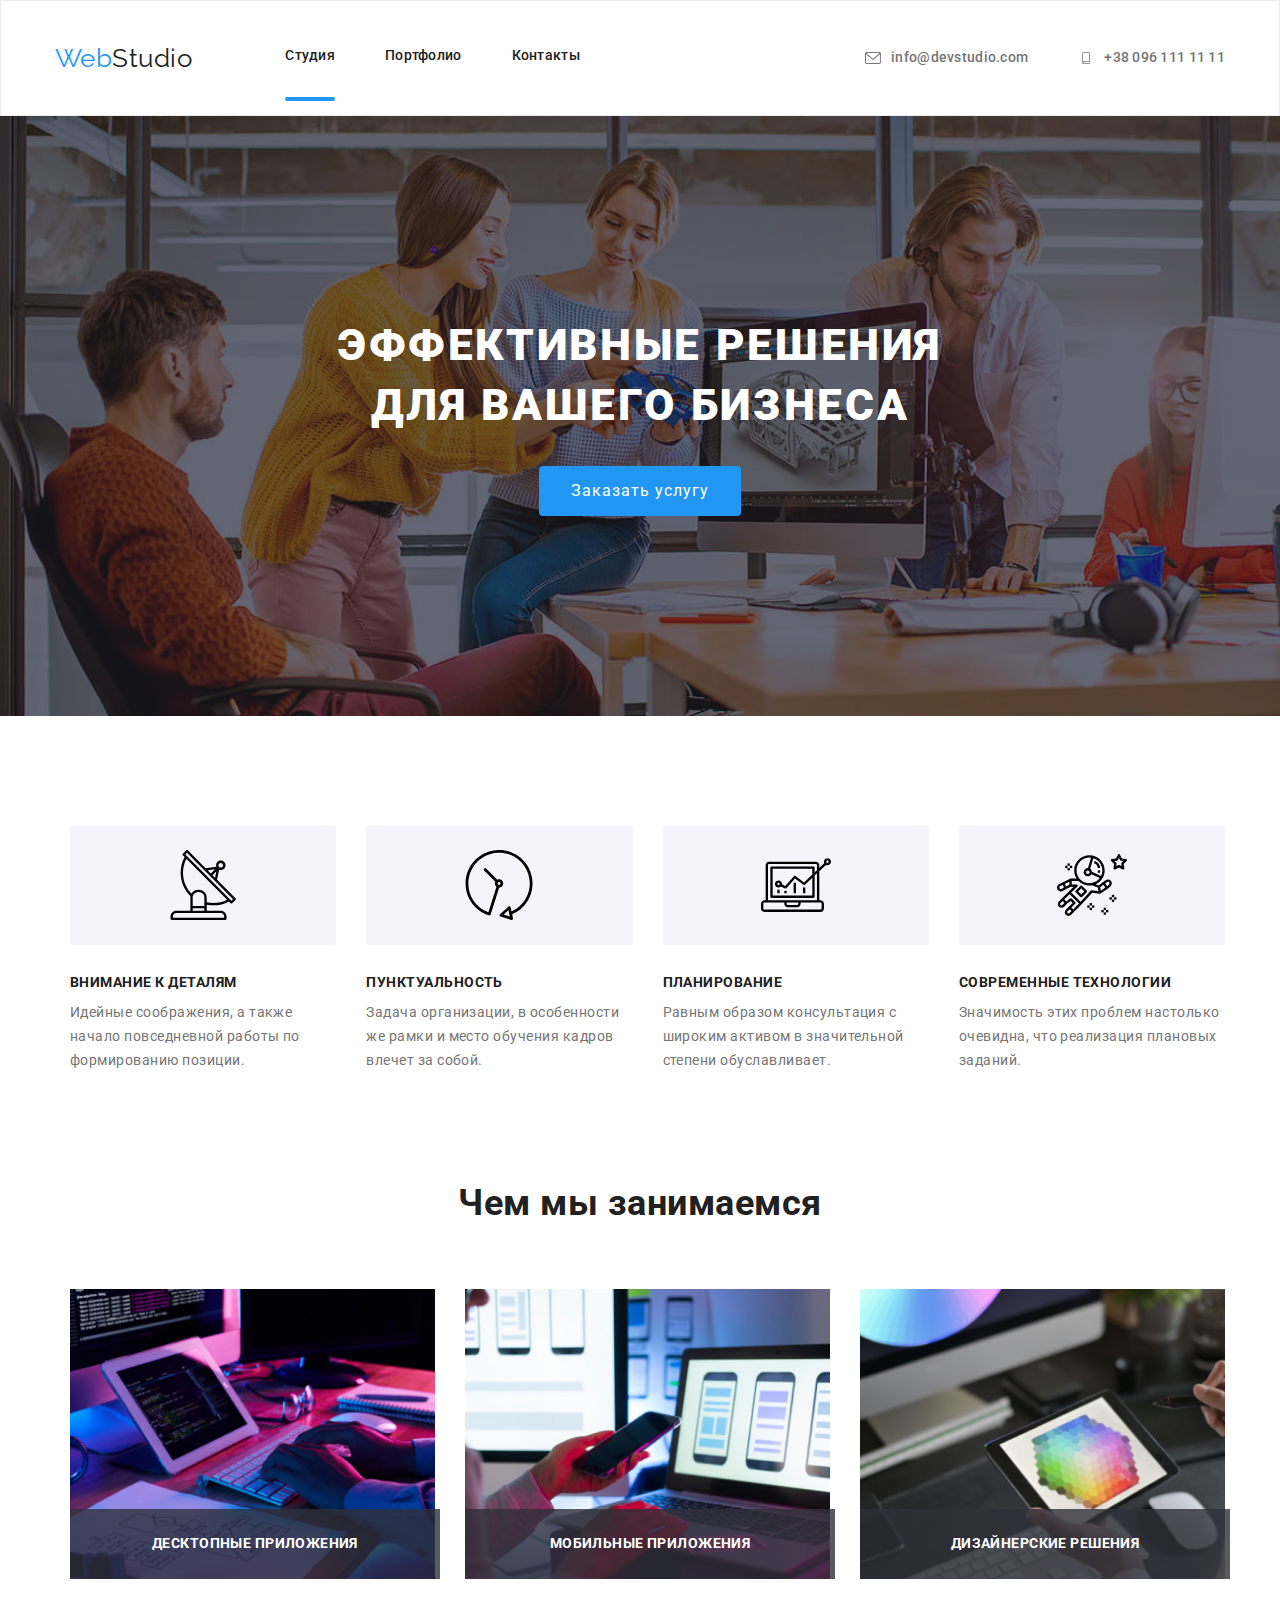
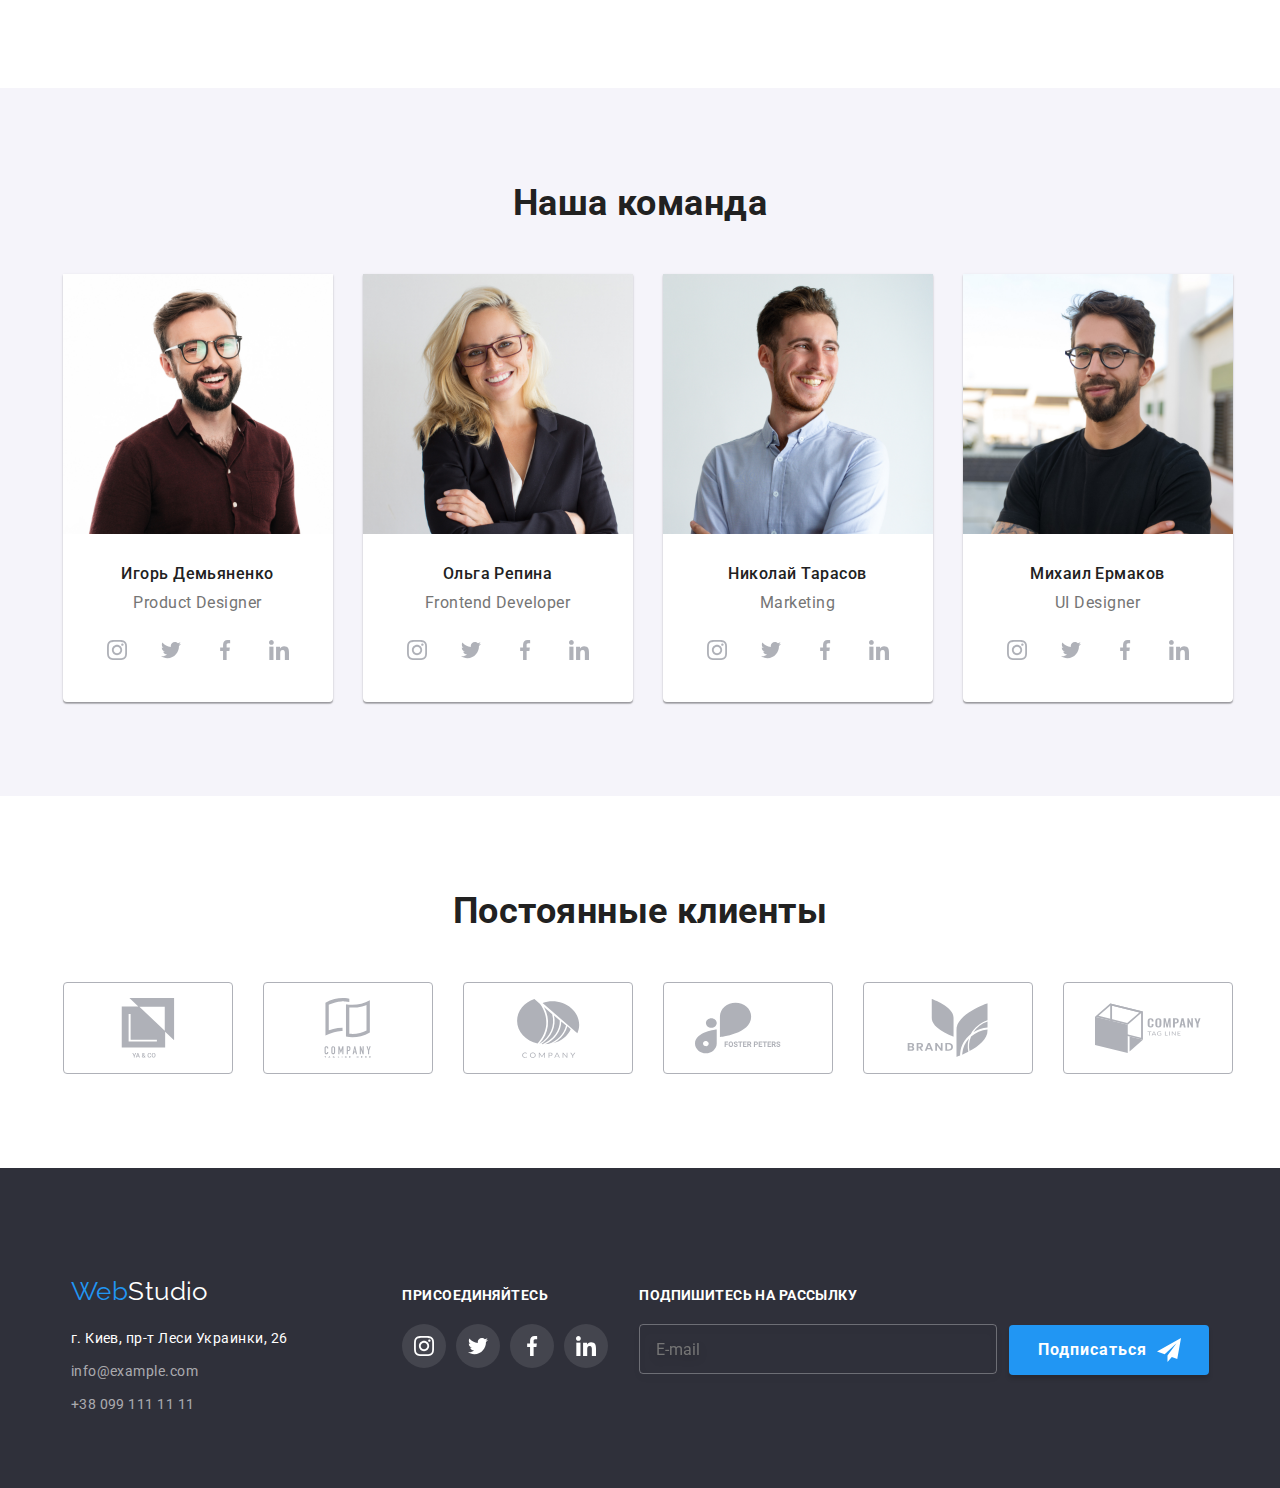
<file: index.html>
<!DOCTYPE html>
<html lang="en">
<head>
    <meta charset="UTF-8">
    <meta http-equiv="X-UA-Compatible" content="IE=edge">
    <meta name="viewport" content="width=device-width, initial-scale=1.0">
    <title>Document</title>
    <link rel="preconnect" href="https://fonts.googleapis.com">
    <link rel="preconnect" href="https://fonts.gstatic.com" crossorigin>
    <link href="https://fonts.googleapis.com/css2?family=Raleway:wght@700&family=Roboto:wght@400;500;700;900&display=swap"
        rel="stylesheet">
    <link rel="stylesheet"
    href="https://cdnjs.cloudflare.com/ajax/libs/modern-normalize/1.0.0/modern-normalize.min.css"/>
    <link rel="stylesheet" href="./css/main.min.css"/>
    </head>
<body>
 <!--Head-->  
    <header class="header">
     <div class="container header__container">
        <a href="" class="logo">Web<span class="accent">Studio</span></a>
      <div class="menu-container is-open" id="menu-container" data-menu>
          
            <nav>
             <ul class="nav">
                <li class="nav__item"><a href="" class="nav__link nav__link--current">Студия</a></li>
                <li class="nav__item"><a href="./portfolio.html" class="nav__link">Портфолио</a></li>
                <li class="nav__item"><a href="" class="nav__link">Контакты</a></li>
            </ul>
         </nav>  
            <ul class="address">
                <li class="address__item">
                    <a href="mailto:info@devstudio.com" class="address__link"><svg class="address__icon">
                        <use href="images/icons.svg#envelope"></use>
                    </svg>info@devstudio.com</a>
                </li>
                <li class="address__item">
                    <a href="tel:+380961111111" class="address__link"><svg class="address__icon">
                      <use href="images/icons.svg#smartphone"></use> 
                    </svg>+38 096 111 11 11</a>
                </li>
            </ul>
            
            <!-- <ul class="menu-cocial">
                <li class="menu-cocial__icon">Instagram</li>
                <li class="menu-cocial__icon">Twitter</li>
                <li class="menu-cocial__icon">Facebook</li>
                <li class="menu-cocial__icon">LinkedIn</li>
            </ul> -->
        </div>
        <button type="button" class="mobile-menu-button is-open" data-mobile-menu-button>
            <svg width="40" height="40" aria-label="
                                       Переключатель мобильного меню">
                <use class="icon-menu" href="./images/icons.svg#icon-menu_24px"></use>
                <use class="icon-cross" href="./images/icons.svg#icon-close_24px"></use>
            </svg>
        </button>
      </div>
    </header>
    <main>
       <!--Hero-->
        <section class="hero">
          <div class="container">
            <h1 class="hero__title">ЭФФЕКТИВНЫЕ РЕШЕНИЯ <br />ДЛЯ ВАШЕГО БИЗНЕСА</h1>
            <button data-modal-open type="button" class="hero__button" >Заказать услугу</button>  
          </div>
        </section>
<!-- Modal -->
        <div class="backdrop is-hidden" data-modal>
            <div class="modal">
              <button data-modal-close class="modal-close-button">
                  <svg class="modal-close-icon">
                      <use href="./images/icons.svg#close-black"></use>
                  </svg>
              </button>
            <b class="modal__headline">Оставьте свои данные, мы вам перезвоним</b>
            <form class="modal-form">
              <label class="modal-form__input-box">Имя
                  <input type="text" name="user-name" class="modal-form__input" required>
                <svg class="modal-form__input-icon">
                 <use href="./images/icons.svg#person-black"></use>            
                </svg>
              </label>
            <label class="modal-form__input-box">Телефон
                <input type="tel" name="user-phone-number" class="modal-form__input">
                <svg class="modal-form__input-icon">
                    <use href="./images/icons.svg#phone-black"></use>
                </svg>
            </label>
            <label class="modal-form__input-box">Почта
                <input type="email" name="user-mail" class="modal-form__input">
                <svg class="modal-form__input-icon">
                    <use href="./images/icons.svg#email-black"></use>
                </svg>
            </label>
            <label class="modal-form__textarea-box">Комментарий
                <textarea name="user-comment" class="modal-form__textarea-comment" placeholder="Введите текст"></textarea>
            </label>
            <label class="modal-form__condition-box">
                <input type="checkbox" class="modal-form__checkbox">
                <svg class="modal-form__condition-box-icon">
                    <use href="./images/icons.svg#check-icon"></use>
                </svg>
                Соглашаюсь с рассылкой и принимаю &nbsp;<a href="#" class="modal-form__condition-link">Условия договора</a> 
            </label>
            <button type="submit" class="form-submit-button">Отправить</button>
            </form>
            </div> 
        </div> 
        <!--Our rules-->
        <section class="section"> 
          <div class="container">
            <h2 class="section__title visually-hidden">Наши преимущества</h2>
            <ul class="section-list">
                <li class="section-list__item">
                    <div class="thumb">
                      <svg class="advantage-icon">
                          <use href="./images/icons.svg#antenna" ></use>
                      </svg>
                    </div>
                   <h3 class="section-list__title">Внимание к деталям</h3>
                <p class="section-list__text">Идейные соображения, а также начало повседневной работы по формированию позиции.</p> 
                </li>
                <li class="section-list__item">
                    <div class="thumb">
                        <svg class="advantage-icon">
                            <use href="./images/icons.svg#clock"></use>
                        </svg>
                    </div>
                 <h3 class="section-list__title">Пунктуальность</h3>
                <p class="section-list__text">Задача организации, в особенности же рамки и место обучения кадров влечет за собой.</p>   
                </li>
                <li class="section-list__item">
                    <div class="thumb">
                        <svg class="advantage-icon">
                            <use href="./images/icons.svg#diagram"></use>
                        </svg>
                    </div>
                  <h3 class="section-list__title">Планирование</h3>
                <p class="section-list__text">Равным образом консультация с широким активом в значительной степени обуславливает.</p>  
                </li>
                <li class="section-list__item">
                    <div class="thumb">
                        <svg class="advantage-icon">
                            <use href="./images/icons.svg#astronaut"></use>
                        </svg>
                    </div>
                  <h3 class="section-list__title">Современные технологии</h3>
                <p class="section-list__text">Значимость этих проблем настолько очевидна, что реализация плановых заданий.</p>   
                </li>
            </ul>
          </div> 
        </section>
        <!--What we do-->
        <section class="section work-section">
         <div class="container">
             <h2 class="section__title">Чем мы занимаемся</h2>
             <ul class="section-list">
                <li class="section-list__item"> 
                 <div class="section-list__box"> 
                    <img src="./images/imgwwd1.jpg"    alt="photo_what_we_do_1" width="370"/>
                  <div class="section-list__overlay">
                    <p class="section-list__overlay-text">ДЕСКТОПНЫЕ ПРИЛОЖЕНИЯ</p>
                  </div>
                 </div> 
                </li>
                <li class="section-list__item"> 
                  <div class="section-list__box">   
                     <img src="./images/imgwwd2.jpg" alt="photo_what_we_do_2" width="370" />
                  <div class="section-list__overlay">
                    <p class="section-list__overlay-text">МОБИЛЬНЫЕ ПРИЛОЖЕНИЯ</p>
                  </div>
                 </div> 
                </li> 
                <li class="section-list__item"> 
                 <div class="section-list__box"> 
                   <img src="./images/imgwwd3.jpg" alt="photo_what_we_do_3" width="370"/>
                  <div class="section-list__overlay">
                    <p class="section-list__overlay-text">ДИЗАЙНЕРСКИЕ РЕШЕНИЯ</p>
                  </div>
                 </div> 
                </li>
             </ul>
         </div>
        </section>
        <!--Our Team-->
    <section class="section team-section">
      <div class="container">
            <h2 class="section__title">Наша команда</h2>
            <ul class="team">
             <li class="team__item">
                 <img src="./images/igordemyanenko.jpg" alt="Igor Demyanenko" width="270" />    
                                  
              <div class="team__thumb">
                 <h3 class="team__title">Игорь Демьяненко</h3>
                 <p class="team__text">Product Designer</p> 
                 <ul class="team-social">
                     <li class="team-social__item"
                ><a href="#" class="team-social__link">
                         <svg class="team-social__icon">
                             <use href="images/icons.svg#instagram"></use>
                         </svg>
                         </a>
                     </li>
                    <li class="team-social__item"><a href="#" class="team-social__link">
                        <svg class="team-social__icon">
                            <use href="images/icons.svg#twitter"></use>
                        </svg>
                    </a></li>
                    <li class="team-social__item"><a href="#" class="team-social__link">
                            <svg class="team-social__icon">
                                <use href="images/icons.svg#facebook"></use>
                            </svg>
                        </a></li>
                    <li class="team-social__item"><a href="#" class="team-social__link">
                            <svg class="team-social__icon">
                                <use href="images/icons.svg#linkedin"></use>
                            </svg>
                        </a></li>
                 </ul>
              </div>
             </li>
                <li class="team__item">
                    <img src="./images/olgarepina.jpg" alt="Olga Repina" width="270" />
                  <div class="team__thumb">
                     <h3 class="team__title">Ольга Репина</h3>
                     <p class="team__text">Frontend Developer</p>
                    <ul class="team-social">
                      <li class="team-social__item"><a href="#" class="team-social__link">
                            <svg class="team-social__icon">
                                <use href="images/icons.svg#instagram"></use>
                            </svg>
                        </a>
                       </li>
                       <li class="team-social__item"><a href="#" class="team-social__link">
                            <svg class="team-social__icon">
                                <use href="images/icons.svg#twitter"></use>
                            </svg>
                        </a></li>
                       <li class="team-social__item"><a href="#" class="team-social__link">
                            <svg class="team-social__icon">
                                <use href="images/icons.svg#facebook"></use>
                            </svg>
                        </a></li>
                       <li class="team-social__item"><a href="#" class="team-social__link">
                            <svg class="team-social__icon">
                                <use href="images/icons.svg#linkedin"></use>
                            </svg>
                        </a></li>
                    </ul>
                  </div>
                </li>
                <li class="team__item">
                    <img src="./images/nikolaytarasov.jpg" alt="Nikolay Tarasov" width="270" />
                    <div class="team__thumb">
                       <h3 class="team__title">Николай Тарасов</h3>
                       <p class="team__text">Marketing</p>
                     <ul class="team-social">
                        <li class="team-social__item"><a href="#" class="team-social__link">
                                <svg class="team-social__icon">
                                    <use href="images/icons.svg#instagram"></use>
                                </svg>
                            </a>
                        </li>
                        <li class="team-social__item"><a href="#" class="team-social__link">
                                <svg class="team-social__icon">
                                    <use href="images/icons.svg#twitter"></use>
                                </svg>
                            </a></li>
                        <li class="team-social__item"><a href="#" class="team-social__link">
                                <svg class="team-social__icon">
                                    <use href="images/icons.svg#facebook"></use>
                                </svg>
                            </a></li>
                        <li class="team-social__item"><a href="#" class="team-social__link">
                                <svg class="team-social__icon">
                                    <use href="images/icons.svg#linkedin"></use>
                                </svg>
                            </a></li>
                     </ul> 
                    </div>
                </li>
                <li class="team__item">
                    <img src="./images/mikhailermakov.jpg" alt="Mikhail Ermakov" width="270" />
                    <div class="team__thumb">
                       <h3 class="team__title">Михаил Ермаков</h3>
                       <p class="team__text">UI Designer</p>
                       <ul class="team-social">
                        <li class="team-social__item"><a href="#" class="team-social__link">
                                <svg class="team-social__icon">
                                    <use href="images/icons.svg#instagram"></use>
                                </svg>
                            </a>
                        </li>
                        <li class="team-social__item"><a href="#" class="team-social__link">
                                <svg class="team-social__icon">
                                    <use href="images/icons.svg#twitter"></use>
                                </svg>
                            </a></li>
                        <li class="team-social__item"><a href="#" class="team-social__link">
                                <svg class="team-social__icon">
                                    <use href="images/icons.svg#facebook"></use>
                                </svg>
                            </a></li>
                        <li class="team-social__item"><a href="#" class="team-social__link">
                                <svg class="team-social__icon">
                                    <use href="images/icons.svg#linkedin"></use>
                                </svg>
                            </a></li>
                       </ul> 
                    </div>
                   
                </li>
            </ul>
        </div>
    </section>
    <!-- Section Our Customers -->
    <section class="section">
        <div class="container">
           <h2 class="section__title">Постоянные клиенты</h2>
           <ul class="customers">
            <li class="customers__item"><a href="#" class="customers__link">
                <svg  class="customers__icon">
                    <use href="./images/icons.svg#group1"></use>
                </svg>
            </a></li>
            <li class="customers__item"><a href="#" class="customers__link">
                    <svg class="customers__icon">
                        <use href="images/icons.svg#group2"></use>
                    </svg>
                </a></li>
            <li class="customers__item"><a href="#" class="customers__link">
                    <svg class="customers__icon">
                        <use href="images/icons.svg#group3"></use>
                    </svg>
                </a></li>
            <li class="customers__item"><a href="#" class="customers__link">
                    <svg class="customers__icon">
                        <use href="images/icons.svg#group4"></use>
                    </svg>
                </a></li>
            <li class="customers__item"><a href="#" class="customers__link">
                    <svg class="customers__icon">
                        <use href="images/icons.svg#group5"></use>
                    </svg>
                </a></li>
            <li class="customers__item"><a href="#" class="customers__link">
                    <svg class="customers__icon">
                        <use href="images/icons.svg#group6"></use>
                    </svg>
                </a></li>
          </ul>
        </div>
    </section>
    </main>
    <!--Footer-->
    <footer class="footer">
        <div class="container footer-container">
            <div>
                <a href="" class="logo">Web<span class="accent-footer">Studio</span></a>
                <address>
                    <ul class="footer-address">
                        <li class="footer-address__item"><a href="https://goo.gl/maps/4yWJMLV7rgnv7qpB7"
                                class="footer-address__link footer-address__link_color"> г. Киев, пр-т Леси Украинки, 26</a>
                        </li>
                        <li class="footer-address__item"><a href="mailto:info@example.com"
                                class="footer-address__link">info@example.com</a></li>
                        <li class="footer-address__item"><a href="tel:+380991111111" class="footer-address__link">+38 099
                                111 11
                                11</a> </li>
                    </ul>
                </address>
            </div>
            <div class="footbox">
                <p class="footbox__text">ПРИСОЕДИНЯЙТЕСЬ</p>
                <ul class="footer-social">
                    <li class="footer-social__item"><a href="#" class="footer-social__link">
                            <svg class="footer-social__icon">
                                <use href="images/icons.svg#instagram"></use>
                            </svg>
                        </a>
                    </li>
                    <li class="footer-social__item"><a href="#" class="footer-social__link">
                            <svg class="footer-social__icon">
                                <use href="images/icons.svg#twitter"></use>
                            </svg>
                        </a></li>
                    <li class="footer-social__item"><a href="#" class="footer-social__link">
                            <svg class="footer-social__icon">
                                <use href="images/icons.svg#facebook"></use>
                            </svg>
                        </a></li>
                    <li class="footer-social__item"><a href="#" class="footer-social__link">
                            <svg class="footer-social__icon">
                                <use href="images/icons.svg#linkedin"></use>
                            </svg>
                        </a></li>
                </ul>
            </div>
            <div class="subscribe">
                <h4 class="subscribe__headline">Подпишитесь на рассылку</h4>
                <form class="subscribe-form">
                    <input type="email" name="subscribe-mail" class="subscribe-form__input" placeholder="E-mail">
                    <button type="submit" class="subscribe-button">Подписаться
                        <svg class="subscribe-button-icon">
                            <use href="./images/icons.svg#icon-send"></use>
                        </svg>
                    </button>
                </form>
            </div>
        </div>
    </footer>
    <script src="./js/modal.js"></script>
    <script src="./js/mobile-menu.js"></script>
    </body>
</html>
</file>
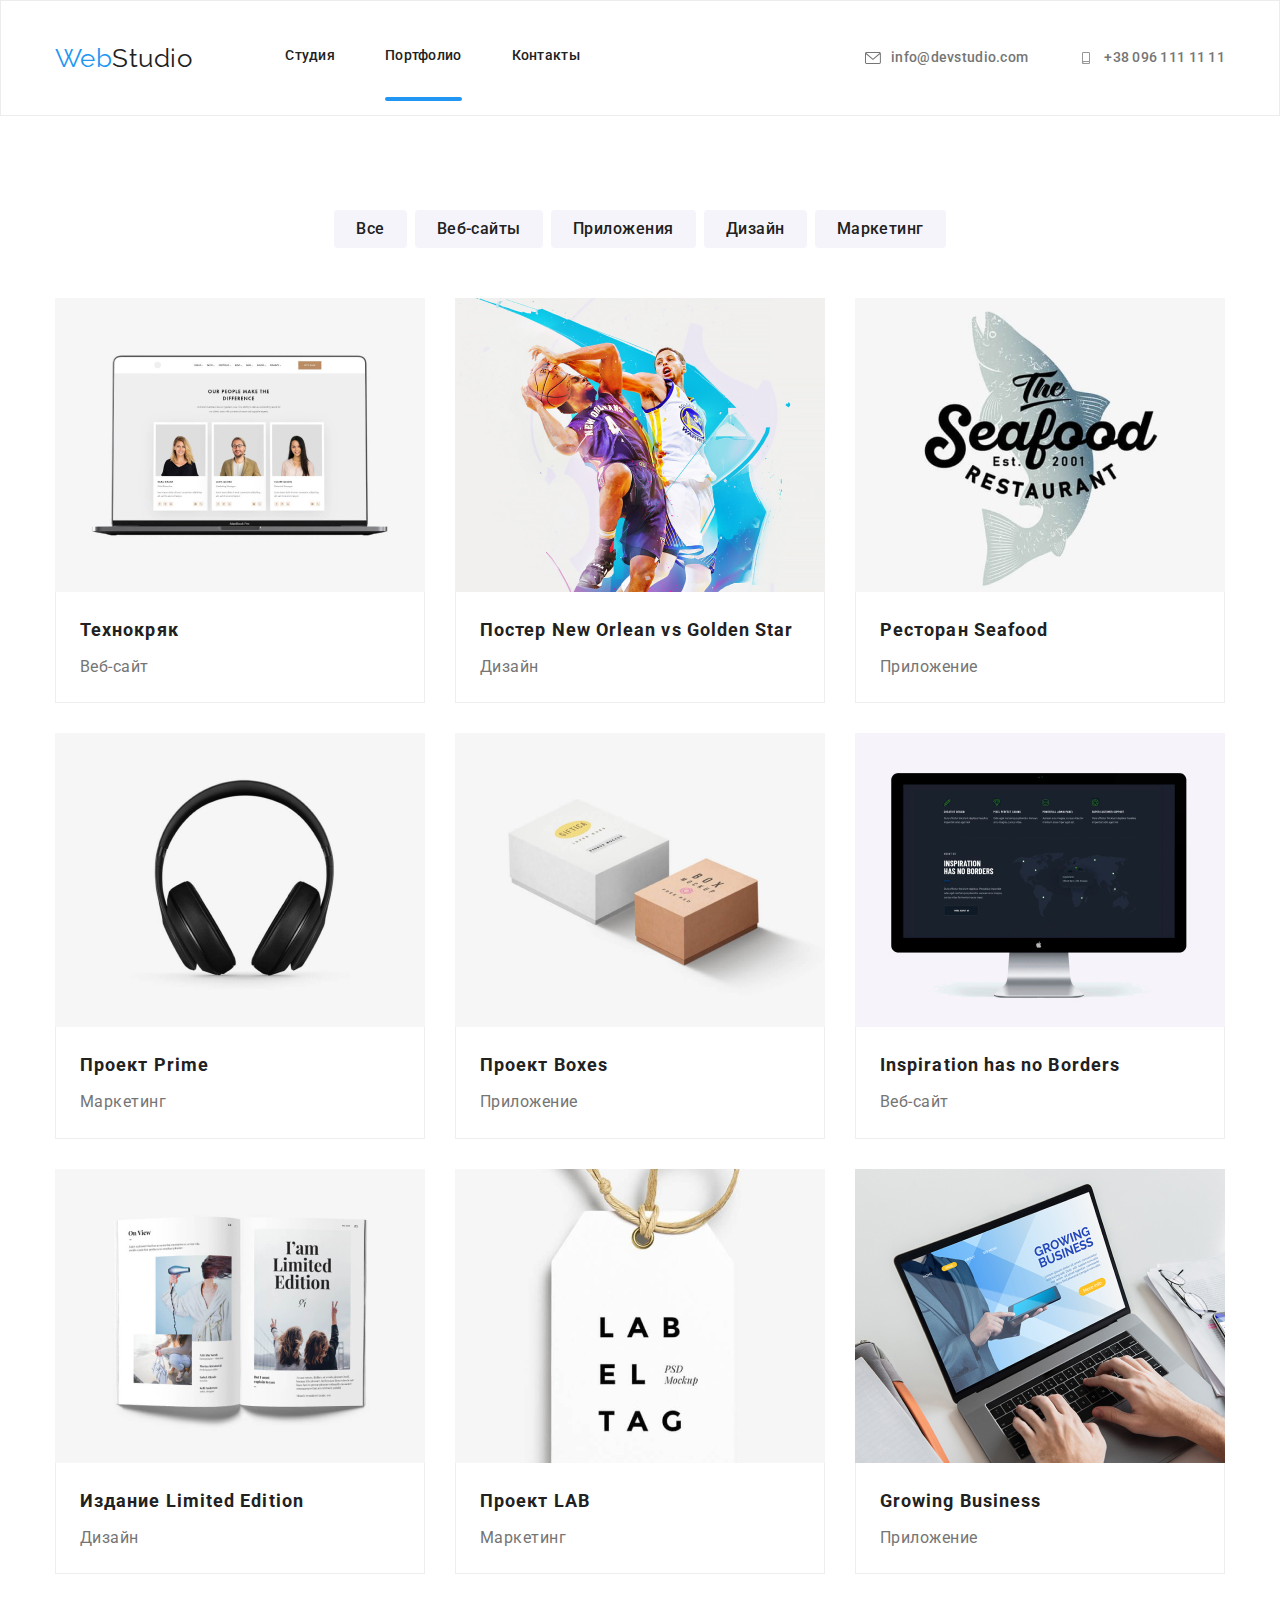
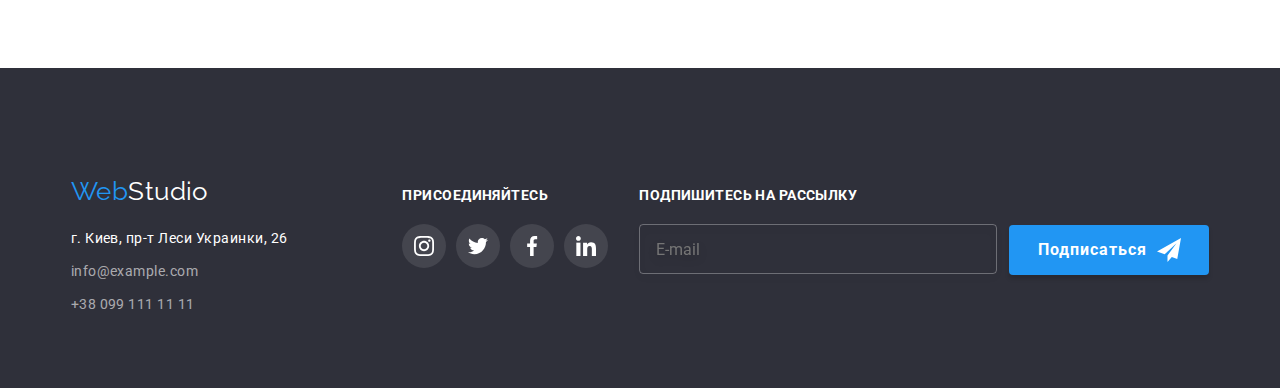
<file: portfolio.html>
<!DOCTYPE html>
<html lang="en">
<head>
    <meta charset="UTF-8">
    <meta http-equiv="X-UA-Compatible" content="IE=edge">
    <meta name="viewport" content="width=device-width, initial-scale=1.0">
    <title>Document</title>
    <link rel="preconnect" href="https://fonts.googleapis.com">
    <link rel="preconnect" href="https://fonts.gstatic.com" crossorigin>
    <link href="https://fonts.googleapis.com/css2?family=Raleway:wght@700&family=Roboto:wght@400;500;700;900&display=swap"
        rel="stylesheet">
    <link rel="stylesheet" href="https://cdnjs.cloudflare.com/ajax/libs/modern-normalize/1.0.0/modern-normalize.min.css" />
    <link rel="stylesheet" href="./css/main.min.css"/>
</head>
<body>
    <!--Head-->
    <header class="header">
        <div class="container header__container">
            <a href="" class="logo">Web<span class="accent">Studio</span></a>
            <div class="menu-container is-open" id="menu-container" data-menu>
    
                <nav>
                    <ul class="nav">
                        <li class="nav__item"><a href="./index.html" class="nav__link">Студия</a></li>
                        <li class="nav__item"><a href="" class="nav__link nav__link--current">Портфолио</a></li>
                        <li class="nav__item"><a href="" class="nav__link">Контакты</a></li>
                    </ul>
                </nav>
                <ul class="address">
                    <li class="address__item">
                        <a href="mailto:info@devstudio.com" class="address__link"><svg class="address__icon">
                                <use href="images/icons.svg#envelope"></use>
                            </svg>info@devstudio.com</a>
                    </li>
                    <li class="address__item">
                        <a href="tel:+380961111111" class="address__link"><svg class="address__icon">
                                <use href="images/icons.svg#smartphone"></use>
                            </svg>+38 096 111 11 11</a>
                    </li>
                </ul>
    
                <!-- <ul class="menu-cocial">
                    <li class="menu-cocial__icon">Instagram</li>
                    <li class="menu-cocial__icon">Twitter</li>
                    <li class="menu-cocial__icon">Facebook</li>
                    <li class="menu-cocial__icon">LinkedIn</li>
                </ul> -->
            </div>
            <button type="button" class="mobile-menu-button is-open" data-mobile-menu-button>
                <svg width="40" height="40" aria-label="
                                           Переключатель мобильного меню">
                    <use class="icon-menu" href="./images/icons.svg#icon-menu_24px"></use>
                    <use class="icon-cross" href="./images/icons.svg#icon-close_24px"></use>
                </svg>
            </button>
        </div>
    </header>
    <main>
        <!--Main-->
        <!-- Section Filters -->
        <section class="section">
            
           <!-- Filters Gallery -->
     <div class="container">
         <h1 class="filter__title visually-hidden">Наши проэкты</h1>
         <ul class="filter">
              <li class="filter__item"><button type="button" class="filter__button">Все</button></li>
              <li class="filter__item"><button type="button" class="filter__button">Веб-сайты</button></li>
              <li class="filter__item"><button type="button" class="filter__button">Приложения</button></li>
              <li class="filter__item"><button type="button" class="filter__button">Дизайн</button></li>
              <li class="filter__item"><button type="button" class="filter__button">Маркетинг</button></li>
            </ul>
       
       <ul class="gallery">
         <li class="gallery__item">
              
                 <a href="#" class="gallery__link">
                  <div class="gallery__overlay">
                     <img src="./images/технокряк.jpg" alt="Our People Make The Difference" width="370">
                    <p class="gallery__overlay-text">
                    Технокряк это современная площадка распространения коронавируса. Компании используют эту платформу для цифрового
                    шпионажа и атак на защищённые сервера конкурентов.
                     </p> 
                  </div>
            <div class="gallery__thumb">
             <h2 class="gallery__title">Технокряк</h2>
             <p class="gallery__text">Веб-сайт</p>
            </div></a>
         </li>
        <li class="gallery__item">
           <a href="#" class="gallery__link">
            <div class="gallery__overlay">   
               <img src="./images/basketball.jpg" alt="Basketball poster New Orlean vs Golden Star" width="370"> 
               <p class="gallery__overlay-text">Lorem ipsum dolor sit amet consectetur adipisicing elit. Saepe, ullam?</p>
            </div>
           <div class="gallery__thumb">
               <h2 class="gallery__title">Постер New Orlean vs Golden Star</h2>
               <p class="gallery__text">Дизайн</p>
          </div></a>
        </li>
        <li class="gallery__item">
            <a href="#" class="gallery__link">
             <div class="gallery__overlay">   <img src="./images/seafood.jpg" alt="Лого  ресторана Seafood" width="370">
             <p class="gallery__overlay-text">Lorem ipsum dolor sit amet consectetur adipisicing elit. Nam, eveniet?</p>
            </div>
           <div class="gallery__thumb">
               <h2 class="gallery__title">Ресторан Seafood</h2>
               <p class="gallery__text">Приложение</p> 
           </div></a>
        </li>
        <li class="gallery__item">
           <a href="#" class="gallery__link">
             <div class="gallery__overlay">
                <img src="./images/phones.jpg" alt="Phones" width="370">
              <p class="gallery__overlay-text">Lorem ipsum dolor sit, amet consectetur adipisicing elit. Iure, dolorem!</p>
            </div>
           <div class="gallery__thumb">
               <h2 class="gallery__title">Проект Prime</h2>
               <p class="gallery__text">Маркетинг</p>
           </div></a>
        </li>
        <li class="gallery__item">
           <a href="#" class="gallery__link">
             <div class="gallery__overlay"><img src="./images/boxes.jpg" alt="Two Boxes" width="370">
              <p class="gallery__overlay-text">Lorem ipsum dolor sit amet consectetur adipisicing elit. Voluptates, sed?</p>
            </div> 
           <div class="gallery__thumb">
               <h2 class="gallery__title">Проект Boxes</h3>
               <p class="gallery__text">Приложение</p>
           </div></a>
        </li>
        <li class="gallery__item">
          <a href="#" class="gallery__link">
            <div class="gallery__overlay"> 
                <img src="./images/monitor.jpg" alt="Display" width="370">
             <p class="gallery__overlay-text">Lorem ipsum dolor sit amet consectetur adipisicing elit. Omnis, quam.</p>
            </div>
          <div class="gallery__thumb">
              <h2 class="gallery__title">Inspiration has no Borders</h2>
              <p class="gallery__text">Веб-сайт</p>
         </div></a>
        </li>
        <li class="gallery__item">
           <a href="#" class="gallery__link">
              <div class="gallery__overlay">
                  <img src="./images/booklimited.jpg" alt="book Limited Edition" width="370">
              <p class="gallery__overlay-text">Lorem ipsum dolor sit amet consectetur, adipisicing elit. Asperiores, veritatis.</p>
            </div>
           <div class="gallery__thumb">
               <h2 class="gallery__title">Издание Limited Edition</h2>
               <p class="gallery__text">Дизайн</p>
           </div></a>
        </li>
        <li class="gallery__item">
          <a href="#" class="gallery__link">
             <div class="gallery__overlay"> 
                 <img src="./images/labelbag.jpg" alt="Label" width="370">
                 <p class="gallery__overlay-text">Lorem ipsum dolor sit amet consectetur, adipisicing elit. Unde, rerum.</p>
            </div>
          <div class="gallery__thumb">
            <h2 class="gallery__title">Проект LAB</h2>
            <p class="gallery__text">Маркетинг</p>  
          </div> </a>
        </li>
        <li class="gallery__item">
          <a href="#" class="gallery__link">
             <div class="gallery__overlay"> 
             <img src="./images/notebook.jpg" alt="Notebook" width="370">
             <p class="gallery__overlay-text">Lorem, ipsum dolor sit amet consectetur adipisicing elit. Dolorem, hic!</p>
            </div>
          <div class="gallery__thumb">
             <h2 class="gallery__title">Growing Business</h3>
             <p class="gallery__text">Приложение</p> 
          </div> </a>
        </li>    
       </ul>
     </div>   
    </section>
    </main>
    <!-- Footer -->
    <footer class="footer">
        <div class="container footer-container">
            <div>
                <a href="" class="logo">Web<span class="accent-footer">Studio</span></a>
                <address>
                    <ul class="footer-address">
                        <li class="footer-address__item"><a href="https://goo.gl/maps/4yWJMLV7rgnv7qpB7"
                                class="footer-address__link footer-address__link_color"> г. Киев, пр-т Леси Украинки, 26</a> </li>
                        <li class="footer-address__item"><a href="mailto:info@example.com"
                                class="footer-address__link">info@example.com</a></li>
                        <li class="footer-address__item"><a href="tel:+380991111111" class="footer-address__link">+38 099 111 11
                                11</a> </li>
                    </ul>
                </address>
            </div>
        <div class="footbox">
            <p class="footbox__text">ПРИСОЕДИНЯЙТЕСЬ</p>
            <ul class="footer-social">
                <li class="footer-social__item"><a href="#" class="footer-social__link">
                        <svg class="footer-social__icon">
                            <use href="images/icons.svg#instagram"></use>
                        </svg>
                    </a>
                </li>
                <li class="footer-social__item"><a href="#" class="footer-social__link">
                        <svg class="footer-social__icon">
                            <use href="images/icons.svg#twitter"></use>
                        </svg>
                    </a></li>
                <li class="footer-social__item"><a href="#" class="footer-social__link">
                        <svg class="footer-social__icon">
                            <use href="images/icons.svg#facebook"></use>
                        </svg>
                    </a></li>
                <li class="footer-social__item"><a href="#" class="footer-social__link">
                        <svg class="footer-social__icon">
                            <use href="images/icons.svg#linkedin"></use>
                        </svg>
                    </a></li>
            </ul>
        </div>
            <div class="subscribe">
                <h4 class="subscribe__headline">Подпишитесь на рассылку</h4>
                <form class="subscribe-form">
                    <input type="email" name="subscribe-mail" class="subscribe-form__input" placeholder="E-mail">
                    <button type="submit" class="subscribe-button">Подписаться
                        <svg class="subscribe-button-icon">
                            <use href="./images/icons.svg#icon-send"></use>
                        </svg>
                    </button>
                </form>
            </div>
        </div>
    </footer>
</body>
</html>
</file>
<file: css/main.min.css>
:root{--primary-text-color: #757575;--secondary-text-color: #ffffff;--text-title-color: #212121;--accent-color: #2196f3;--secondary-accent-color: #f5f4fa}body{color:var(--primary-text-color);font-family:Roboto, sans-serif;letter-spacing:0.03em}h1,h2,h3,h4,p,span{margin:0;padding:0}ul{list-style:none;margin:0;padding:0}.container{margin:0 auto;padding-left:15px;padding-right:15px}@media (min-width: 480px){.container{width:480px}}@media screen and (min-width: 768px){.container{width:768px}}@media screen and (min-width: 1199px){.container{width:1200px}}.header{position:relative;border:1px solid #ececec}.header__container{display:-webkit-box;display:-webkit-flex;display:-ms-flexbox;display:flex;-webkit-box-align:center;-webkit-align-items:center;-ms-flex-align:center;align-items:center;margin-right:auto;margin-left:auto;padding:15px}@media screen and (max-width: 767px){.header__container{-webkit-box-pack:justify;-webkit-justify-content:space-between;-ms-flex-pack:justify;justify-content:space-between}}.menu-container{-webkit-box-align:center;-webkit-align-items:center;-ms-flex-align:center;align-items:center;background-color:#fff}@media screen and (max-width: 767px){.menu-container.is-open{display:block}}@media screen and (max-width: 767px){.menu-container{display:none;position:absolute;top:100%;left:0;width:100%}}@media screen and (min-width: 768px){.menu-container{display:-webkit-box;display:-webkit-flex;display:-ms-flexbox;display:flex;width:100%;-webkit-box-pack:justify;-webkit-justify-content:space-between;-ms-flex-pack:justify;justify-content:space-between}}@media screen and (min-width: 1199px){.menu-container{width:100%;-webkit-box-pack:justify;-webkit-justify-content:space-between;-ms-flex-pack:justify;justify-content:space-between}}.mobile-menu-button{margin:0;padding:0;display:inline-block;border:none;background-color:transparent}@media screen and (min-width: 768px){.mobile-menu-button{display:none}}.mobile-menu-button .icon-cross{display:none}.mobile-menu-button.is-open .icon-cross{display:block}.mobile-menu-button.is-open .icon-menu{display:none}.logo{font-family:Raleway;font-weight:400;font-size:26px;line-height:1.19;color:var(--accent-color);text-decoration:none}@media screen and (min-width: 768px){.logo{margin-right:88px}}@media screen and (min-width: 1199px){.logo{margin-right:93px;-webkit-box-align:baseline;-webkit-align-items:baseline;-ms-flex-align:baseline;align-items:baseline}}.accent{color:var(--text-title-color)}.nav{display:-webkit-box;display:-webkit-flex;display:-ms-flexbox;display:flex;-webkit-box-orient:vertical;-webkit-box-direction:normal;-webkit-flex-direction:column;-ms-flex-direction:column;flex-direction:column;-webkit-box-pack:center;-webkit-justify-content:center;-ms-flex-pack:center;justify-content:center}@media screen and (min-width: 768px){.nav{display:-webkit-box;display:-webkit-flex;display:-ms-flexbox;display:flex;-webkit-box-orient:horizontal;-webkit-box-direction:normal;-webkit-flex-direction:row;-ms-flex-direction:row;flex-direction:row}}.nav__item{margin-right:50px}.nav__item:last-child{margin-right:0}@media screen and (min-width: 768px){.nav__link--current::after{content:"";position:relative;display:block;top:33px;bottom:auto;width:100%;height:4px;background-color:#2196f3;-webkit-border-radius:4px;border-radius:4px}}.nav__link{display:block;padding:32px 0;font-weight:500;font-size:14px;line-height:1.14;letter-spacing:0.02em;color:#212121;text-decoration:none;-webkit-transition:color 250ms cubic-bezier(0.4, 0, 0.2, 1);-o-transition:color 250ms cubic-bezier(0.4, 0, 0.2, 1);transition:color 250ms cubic-bezier(0.4, 0, 0.2, 1)}.nav__link:hover,.nav__link:focus{color:var(--accent-color)}.address{display:-webkit-box;display:-webkit-flex;display:-ms-flexbox;display:flex;margin-left:auto}@media screen and (min-width: 768px) and (max-width: 1198px){.address{display:-webkit-box;display:-webkit-flex;display:-ms-flexbox;display:flex;-webkit-box-orient:vertical;-webkit-box-direction:normal;-webkit-flex-direction:column;-ms-flex-direction:column;flex-direction:column}}.address .address__item+.address__item{margin-left:50px}@media screen and (min-width: 768px) and (max-width: 1198px){.address .address__item+.address__item{margin-left:0}}.address__link{display:-webkit-box;display:-webkit-flex;display:-ms-flexbox;display:flex;-webkit-box-align:center;-webkit-align-items:center;-ms-flex-align:center;align-items:center;font-weight:500;font-size:14px;line-height:1.14;letter-spacing:0.02em;padding:32px 0;text-decoration:none;color:var(--primary-text-color);-webkit-transition:color 250ms cubic-bezier(0.4, 0, 0.2, 1);-o-transition:color 250ms cubic-bezier(0.4, 0, 0.2, 1);transition:color 250ms cubic-bezier(0.4, 0, 0.2, 1)}.address__link:hover,.address__link:focus{color:var(--accent-color)}@media screen and (min-width: 768px) and (max-width: 1198px){.address__link{padding:5px 0}}.address__icon{width:16px;height:12px;margin-right:10px;fill:var(--primary-text-color);-webkit-transition:fill 250ms cubic-bezier(0.4, 0, 0.2, 1);-o-transition:fill 250ms cubic-bezier(0.4, 0, 0.2, 1);transition:fill 250ms cubic-bezier(0.4, 0, 0.2, 1)}.address__link:hover .address__icon,.address__link:focus .address__icon{fill:var(--accent-color)}.hero{background-image:-webkit-gradient(linear, left top, left bottom, from(rgba(47,48,58,0.4)), to(rgba(47,48,58,0.4))),url(../images/herobkg.jpg);background-image:-webkit-linear-gradient(rgba(47,48,58,0.4), rgba(47,48,58,0.4)),url(../images/herobkg.jpg);background-image:-o-linear-gradient(rgba(47,48,58,0.4), rgba(47,48,58,0.4)),url(../images/herobkg.jpg);background-image:linear-gradient(rgba(47,48,58,0.4), rgba(47,48,58,0.4)),url(../images/herobkg.jpg);background-repeat:no-repeat;-webkit-background-size:cover;background-size:cover;margin-left:auto;margin-right:auto;max-width:1600px;text-align:center;padding:200px 0}.hero__title{font-weight:900;font-size:44px;line-height:1.36;text-align:center;letter-spacing:0.06em;text-transform:uppercase;color:white;margin-bottom:30px}.hero__button{font-size:16px;line-height:1.9;padding:10px 32px;-webkit-border-radius:4px;border-radius:4px;border:transparent;letter-spacing:0.06em;color:#ffffff;background-color:var(--accent-color);cursor:pointer}.backdrop{position:fixed;top:0;left:0;width:100%;height:100%;background-color:rgba(0,0,0,0.2);z-index:1;cursor:pointer}.is-hidden{pointer-events:none;opacity:0;visibility:hidden}.modal{width:528px;height:581px;padding:40px;background-color:#ffffff;position:absolute;top:50%;left:50%;-webkit-transform:translate(-50%, -50%);-ms-transform:translate(-50%, -50%);transform:translate(-50%, -50%)}@media screen and (max-width: 479px){.modal{min-width:320px}}@media screen and (min-width: 480px){.modal{width:450px}}@media screen and (min-width: 1200px){.modal{width:528px}}.modal__headline{font-style:normal;font-weight:bold;font-size:20px;line-height:1.15em;text-align:center;letter-spacing:0.03em;color:var(--text-title-color)}.modal-close-icon{width:18px;height:18px}.modal-close-button{display:-webkit-box;display:-webkit-flex;display:-ms-flexbox;display:flex;-webkit-box-pack:center;-webkit-justify-content:center;-ms-flex-pack:center;justify-content:center;-webkit-box-align:center;-webkit-align-items:center;-ms-flex-align:center;align-items:center;position:absolute;background-color:#ffffff;top:0;right:0;width:30px;height:30px;-webkit-border-radius:50%;border-radius:50%;border:1px solid rgba(0,0,0,0.1);margin-top:8px;margin-right:8px;cursor:pointer;-webkit-transition:fill 250ms cubic-bezier(0.4, 0, 0.2, 1);-o-transition:fill 250ms cubic-bezier(0.4, 0, 0.2, 1);transition:fill 250ms cubic-bezier(0.4, 0, 0.2, 1)}.modal-close-icon:hover{fill:#2196f3}.modal-form{margin-top:12px}.modal-form__input-box{display:block;margin-bottom:10px;font-style:normal;font-weight:normal;color:var(--primary-text-color);font-size:12px;line-height:1.16em;letter-spacing:0.03em;position:relative}.modal-form__textarea-box{display:block;margin-bottom:20px;font-style:normal;font-weight:normal;color:var(--primary-text-color);font-size:12px;line-height:1.16em;letter-spacing:0.03em;position:relative}.modal-form__input,.modal-form__textarea-comment{width:100%;height:40px;border:1px solid rgba(33,33,33,0.2);-webkit-box-sizing:border-box;box-sizing:border-box;-webkit-border-radius:4px;border-radius:4px;margin-top:4px;padding-left:42px;-webkit-transition:border 250ms cubic-bezier(0.4, 0, 0.2, 1);-o-transition:border 250ms cubic-bezier(0.4, 0, 0.2, 1);transition:border 250ms cubic-bezier(0.4, 0, 0.2, 1)}.modal-form__input-icon{width:18px;height:18px;position:absolute;top:50%;left:10px;-webkit-transition:fill 250ms cubic-bezier(0.4, 0, 0.2, 1);-o-transition:fill 250ms cubic-bezier(0.4, 0, 0.2, 1);transition:fill 250ms cubic-bezier(0.4, 0, 0.2, 1)}.modal-form__textarea-comment{display:block;font-family:inherit;resize:none;width:448px;height:120px;padding:12px 16px;font-style:normal;font-weight:normal;font-size:14px;line-height:1.14em;letter-spacing:0.01em;color:rgba(117,117,117,0.5)}.modal-form__input:focus{outline:none;border:1px solid #2196f3}.modal-form__input:focus+.modal-form__input-icon{fill:var(--accent-color)}.modal-form__condition-box{display:-webkit-box;display:-webkit-flex;display:-ms-flexbox;display:flex;-webkit-box-pack:center;-webkit-justify-content:center;-ms-flex-pack:center;justify-content:center;-webkit-box-align:center;-webkit-align-items:center;-ms-flex-align:center;align-items:center;margin-bottom:30px;font-size:14px;line-height:1.7em;letter-spacing:0.03em;color:var(--primary-text-color)}.modal-form__checkbox{position:absolute;margin-right:7px;-webkit-appearance:none}.modal-form__condition-box-icon{width:16px;height:15px;border:2px solid black;-webkit-border-radius:2px;border-radius:2px;margin-right:7px}.modal-form__checkbox:checked+.modal-form__condition-box-icon{background-color:var(--accent-color);border:transparent}.modal-form__condition-link{font-size:14px;color:var(--accent-color);text-decoration:underline}.form-submit-button{margin:0 auto;width:200px;height:50px;background-color:var(--accent-color);font-style:normal;font-weight:bold;font-size:16px;line-height:1.8em;display:block;-webkit-box-align:center;-webkit-align-items:center;-ms-flex-align:center;align-items:center;text-align:center;letter-spacing:0.06em;color:#ffffff;-webkit-border-radius:4px;border-radius:4px;border:transparent;-webkit-transition:-webkit-box-shadow 250ms cubic-bezier(0.4, 0, 0.2, 1);transition:-webkit-box-shadow 250ms cubic-bezier(0.4, 0, 0.2, 1);-o-transition:box-shadow 250ms cubic-bezier(0.4, 0, 0.2, 1);transition:box-shadow 250ms cubic-bezier(0.4, 0, 0.2, 1);transition:box-shadow 250ms cubic-bezier(0.4, 0, 0.2, 1), -webkit-box-shadow 250ms cubic-bezier(0.4, 0, 0.2, 1)}.form-submit-button:focus,.form-submit-button:hover{-webkit-box-shadow:0px 4px 4px rgba(0,0,0,0.15);box-shadow:0px 4px 4px rgba(0,0,0,0.15);cursor:pointer}.section{width:100%;padding:94px 0}.section__title{font-weight:700;font-size:36px;line-height:1.17;text-align:center;color:var(--text-title-color);margin-bottom:50px}@media screen and (max-width: 1198px){.section__title{font-size:28px;line-height:1.18px;margin-bottom:30px}}.visually-hidden{position:absolute;clip:rect(0 0 0 0);width:1px;height:1px;margin:-1px}.thumb{display:-webkit-box;display:-webkit-flex;display:-ms-flexbox;display:flex;-webkit-box-pack:center;-webkit-justify-content:center;-ms-flex-pack:center;justify-content:center;-webkit-box-align:center;-webkit-align-items:center;-ms-flex-align:center;align-items:center;height:120px;background-color:#f5f4fa;-webkit-border-radius:4px;border-radius:4px;margin-bottom:30px}.advantage-icon{width:70px;height:70px}@media screen and (min-width: 480px){.section-list{padding-left:0;margin:0}}@media screen and (min-width: 768px){.section-list{display:-webkit-box;display:-webkit-flex;display:-ms-flexbox;display:flex;-webkit-flex-wrap:wrap;-ms-flex-wrap:wrap;flex-wrap:wrap}}@media screen and (min-width: 1199px){.section-list{display:-webkit-box;display:-webkit-flex;display:-ms-flexbox;display:flex;-webkit-flex-wrap:nowrap;-ms-flex-wrap:nowrap;flex-wrap:nowrap}}.section-list__item{margin-right:30px;padding:0}.section-list__item:last-child{margin-right:0}@media screen and (min-width: 768px){.section-list__item{width:-webkit-calc((100% - 2 * 30px) / 2);width:calc((100% - 2 * 30px) / 2);margin:15px}}.section-list__title{font-weight:700;font-size:14px;line-height:1.14;margin-bottom:10px;text-transform:uppercase;color:var(--text-title-color)}.section-list__text{font-size:14px;line-height:1.71}.work-section{padding-top:0}@media screen and (max-width: 1199px){.work-section{display:none}}img{display:block;max-width:100%;height:auto}.section-list__box{position:relative}.section-list__overlay{position:absolute;display:-webkit-box;display:-webkit-flex;display:-ms-flexbox;display:flex;width:370px;height:70px;-webkit-box-pack:center;-webkit-justify-content:center;-ms-flex-pack:center;justify-content:center;-webkit-box-align:center;-webkit-align-items:center;-ms-flex-align:center;align-items:center;bottom:0px;background:rgba(47,48,58,0.8)}.section-list__overlay-text{font-weight:bold;font-size:14px;line-height:1.14;text-align:center;letter-spacing:0.03em;text-transform:uppercase;color:#ffffff}.team{-webkit-box-pack:center;-webkit-justify-content:center;-ms-flex-pack:center;justify-content:center}@media screen and (min-width: 768px){.team{display:-webkit-box;display:-webkit-flex;display:-ms-flexbox;display:flex;-webkit-flex-wrap:wrap;-ms-flex-wrap:wrap;flex-wrap:wrap;-webkit-box-pack:center;-webkit-justify-content:center;-ms-flex-pack:center;justify-content:center;margin:-15px}}.team-section{background-color:var(--secondary-accent-color)}@media screen and (max-width: 1199px){.team-section{padding-top:60px;padding-bottom:60px}}.team__item{display:-webkit-box;display:-webkit-flex;display:-ms-flexbox;display:flex;-webkit-box-orient:vertical;-webkit-box-direction:normal;-webkit-flex-direction:column;-ms-flex-direction:column;flex-direction:column;margin-bottom:30px;background:#ffffff;-webkit-box-shadow:0px 1px 3px rgba(0,0,0,0.12),0px 1px 1px rgba(0,0,0,0.14),0px 2px 1px rgba(0,0,0,0.2);box-shadow:0px 1px 3px rgba(0,0,0,0.12),0px 1px 1px rgba(0,0,0,0.14),0px 2px 1px rgba(0,0,0,0.2);-webkit-border-radius:0px 0px 4px 4px;border-radius:0px 0px 4px 4px}@media screen and (min-width: 768px){.team__item{max-width:-webkit-calc((100% - 2 * 30px) / 2);max-width:calc((100% - 2 * 30px) / 2);margin:15px}}@media screen and (min-width: 1199px){.team__item:last-child{margin-right:0px}}.team__title{font-weight:500;font-size:16px;line-height:1.19;text-align:center;color:var(--text-title-color);margin-bottom:10px}.team__text{font-size:16px;line-height:1.19;text-align:center}.team__thumb{padding-top:30px;padding-bottom:30px}.team-social{display:-webkit-box;display:-webkit-flex;display:-ms-flexbox;display:flex;-webkit-box-pack:center;-webkit-justify-content:center;-ms-flex-pack:center;justify-content:center;margin-top:16px}.team-social__link{display:-webkit-box;display:-webkit-flex;display:-ms-flexbox;display:flex;-webkit-box-pack:center;-webkit-justify-content:center;-ms-flex-pack:center;justify-content:center;-webkit-box-align:center;-webkit-align-items:center;-ms-flex-align:center;align-items:center;width:44px;height:44px;-webkit-border-radius:50%;border-radius:50%;-webkit-transition:background-color 250ms cubic-bezier(0.4, 0, 0.2, 1);-o-transition:background-color 250ms cubic-bezier(0.4, 0, 0.2, 1);transition:background-color 250ms cubic-bezier(0.4, 0, 0.2, 1)}.team-social__link:hover,.team-social__link:focus{background-color:#2196f3}.team-social__item{margin-right:10px}.team-social__item:last-child{margin-right:0}.team-social__icon{display:-webkit-box;display:-webkit-flex;display:-ms-flexbox;display:flex;-webkit-box-align:center;-webkit-align-items:center;-ms-flex-align:center;align-items:center;width:20px;height:20px;fill:#afb1b8;-webkit-transition:fill 250ms cubic-bezier(0.4, 0, 0.2, 1);-o-transition:fill 250ms cubic-bezier(0.4, 0, 0.2, 1);transition:fill 250ms cubic-bezier(0.4, 0, 0.2, 1)}.team-social__link:hover .team-social__icon,.team-social__link:focus .team-social__icon{fill:white}.customers{display:-webkit-box;display:-webkit-flex;display:-ms-flexbox;display:flex;padding:0;-webkit-box-pack:center;-webkit-justify-content:center;-ms-flex-pack:center;justify-content:center;-webkit-flex-wrap:wrap;-ms-flex-wrap:wrap;flex-wrap:wrap;margin:-15px}.customers__item{display:-webkit-box;display:-webkit-flex;display:-ms-flexbox;display:flex;-webkit-box-align:center;-webkit-align-items:center;-ms-flex-align:center;align-items:center;-webkit-box-pack:center;-webkit-justify-content:center;-ms-flex-pack:center;justify-content:center;width:170px;height:92px;margin:15px}@media screen and (max-width: 767px){.customers__item{max-width:-webkit-calc((100% - 2 * 30px) / 2);max-width:calc((100% - 2 * 30px) / 2);margin:15px}}@media screen and (min-width: 1199px){.customers__item:last-child{margin-right:0px}}.customers__link{display:-webkit-box;display:-webkit-flex;display:-ms-flexbox;display:flex;-webkit-box-align:center;-webkit-align-items:center;-ms-flex-align:center;align-items:center;-webkit-box-pack:center;-webkit-justify-content:center;-ms-flex-pack:center;justify-content:center;width:100%;height:100%;border:1px solid #afb1b8;-webkit-border-radius:4px;border-radius:4px;-webkit-transition:border-color 250ms cubic-bezier(0.4, 0, 0.2, 1);-o-transition:border-color 250ms cubic-bezier(0.4, 0, 0.2, 1);transition:border-color 250ms cubic-bezier(0.4, 0, 0.2, 1)}.customers__link:hover,.customers__link:focus{border-color:#2196f3}.customers__link:hover .customers__icon,.customers__link:focus .customers__icon{fill:#2196f3}.customers__icon{width:106px;height:60px;fill:#afb1b8;-webkit-transition:fill 250ms cubic-bezier(0.4, 0, 0.2, 1);-o-transition:fill 250ms cubic-bezier(0.4, 0, 0.2, 1);transition:fill 250ms cubic-bezier(0.4, 0, 0.2, 1)}.footer{background-color:#2f303a;padding:60px 0}.footer-container{text-align:center}@media screen and (min-width: 768px){.footer-container{display:-webkit-box;display:-webkit-flex;display:-ms-flexbox;display:flex;-webkit-flex-wrap:wrap;-ms-flex-wrap:wrap;flex-wrap:wrap;-webkit-justify-content:space-around;-ms-flex-pack:distribute;justify-content:space-around}}@media screen and (min-width: 1199px){.footer-container{display:-webkit-box;display:-webkit-flex;display:-ms-flexbox;display:flex;-webkit-flex-wrap:nowrap;-ms-flex-wrap:nowrap;flex-wrap:nowrap;-webkit-box-align:baseline;-webkit-align-items:baseline;-ms-flex-align:baseline;align-items:baseline;text-align:start}}.footbox{margin:60px 0}@media screen and (min-width: 768px){.footbox{margin-top:0px;margin-bottom:60px}}@media screen and (min-width: 1199px){.footbox{margin-left:70px}}.footer-address__link{font-size:14px;line-height:1.71;font-style:normal;color:rgba(255,255,255,0.6);text-decoration:none;-webkit-transition:color 250ms cubic-bezier(0.4, 0, 0.2, 1);-o-transition:color 250ms cubic-bezier(0.4, 0, 0.2, 1);transition:color 250ms cubic-bezier(0.4, 0, 0.2, 1)}.footer-address__link:hover{color:var(--accent-color)}.footer-address__link:focus{color:var(--accent-color)}.footer-address__link_color{color:#ffffff}.accent-footer{color:#ffffff}.footer-address__link:hover{color:var(--accent-color)}.footer-address__link:focus{color:var(--accent-color)}.footer-address__item{margin-bottom:9px}.footer-address__item:last-child{margin-bottom:0}address{margin-top:20px}.footer-social{display:-webkit-box;display:-webkit-flex;display:-ms-flexbox;display:flex;-webkit-box-pack:center;-webkit-justify-content:center;-ms-flex-pack:center;justify-content:center;margin-top:20px}.footer-social__link{display:-webkit-box;display:-webkit-flex;display:-ms-flexbox;display:flex;-webkit-box-pack:center;-webkit-justify-content:center;-ms-flex-pack:center;justify-content:center;-webkit-box-align:center;-webkit-align-items:center;-ms-flex-align:center;align-items:center;width:44px;height:44px;-webkit-border-radius:50%;border-radius:50%;background-color:rgba(255,255,255,0.1);-webkit-transition:background-color 250ms cubic-bezier(0.4, 0, 0.2, 1);-o-transition:background-color 250ms cubic-bezier(0.4, 0, 0.2, 1);transition:background-color 250ms cubic-bezier(0.4, 0, 0.2, 1)}.footer-social__link:hover,.footer-social__link:focus{background-color:#2196f3}.footer-social__item{margin-right:10px}.footer-social__item:last-child{margin-right:0}.footer-social__icon{width:20px;height:20px;fill:#fff;-webkit-transition:fill 250ms cubic-bezier(0.4, 0, 0.2, 1);-o-transition:fill 250ms cubic-bezier(0.4, 0, 0.2, 1);transition:fill 250ms cubic-bezier(0.4, 0, 0.2, 1)}.footer-social__link:hover .footer-social__icon,.footer-social__link:focus .footer-social__icon{fill:white}.footbox__text{font-weight:bold;font-size:14px;line-height:1.14;color:#ffffff}.subscribe{display:-webkit-box;display:-webkit-flex;display:-ms-flexbox;display:flex;-webkit-box-orient:vertical;-webkit-box-direction:normal;-webkit-flex-direction:column;-ms-flex-direction:column;flex-direction:column}@media screen and (min-width: 768px){.subscribe{margin-top:60px}}.subscribe-form{display:-webkit-box;display:-webkit-flex;display:-ms-flexbox;display:flex;-webkit-box-align:baseline;-webkit-align-items:baseline;-ms-flex-align:baseline;align-items:baseline;margin-top:20px}.subscribe__headline{font-style:normal;font-weight:bold;font-size:14px;line-height:1.14em;letter-spacing:0.03em;text-transform:uppercase;color:#ffffff}.subscribe-form__input{width:358px;height:50px;border:1px solid rgba(255,255,255,0.3);-webkit-filter:drop-shadow(0px 4px 4px rgba(0,0,0,0.15));filter:drop-shadow(0px 4px 4px rgba(0,0,0,0.15));background-color:transparent;-webkit-border-radius:4px;border-radius:4px;padding:15px 16px;margin-right:12px}.subscribe-button{display:-webkit-box;display:-webkit-flex;display:-ms-flexbox;display:flex;-webkit-box-align:center;-webkit-align-items:center;-ms-flex-align:center;align-items:center;-webkit-box-pack:center;-webkit-justify-content:center;-ms-flex-pack:center;justify-content:center;margin:0 auto;width:200px;height:50px;background-color:var(--accent-color);font-style:normal;font-weight:bold;font-size:16px;line-height:1.8em;letter-spacing:0.06em;color:#ffffff;border:transparent;-webkit-border-radius:4px;border-radius:4px;-webkit-box-shadow:0px 4px 4px rgba(0,0,0,0.15);box-shadow:0px 4px 4px rgba(0,0,0,0.15);cursor:pointer}.subscribe-button-icon{margin-left:10px;width:24px;height:24px}.filter__title{font-weight:700;font-size:36px;line-height:1.17;text-align:center;color:var(--text-title-color)}.filter{display:-webkit-box;display:-webkit-flex;display:-ms-flexbox;display:flex;margin-bottom:50px;-webkit-box-pack:center;-webkit-justify-content:center;-ms-flex-pack:center;justify-content:center}@media screen and (max-width: 767px){.filter{display:-webkit-box;display:-webkit-flex;display:-ms-flexbox;display:flex;-webkit-flex-wrap:wrap;-ms-flex-wrap:wrap;flex-wrap:wrap;-webkit-box-pack:start;-webkit-justify-content:flex-start;-ms-flex-pack:start;justify-content:flex-start}}.filter__button{background-color:var(--secondary-accent-color);color:var(--text-title-color);font-family:Roboto;font-weight:500;font-weight:500;font-size:16px;line-height:26px;letter-spacing:0.03em;cursor:pointer;border:none;-webkit-border-radius:4px;border-radius:4px;padding:6px 22px;-webkit-transition-property:background-color, color, -webkit-box-shadow;transition-property:background-color, color, -webkit-box-shadow;-o-transition-property:background-color, color, box-shadow;transition-property:background-color, color, box-shadow;transition-property:background-color, color, box-shadow, -webkit-box-shadow;-webkit-transition-duration:250ms;-o-transition-duration:250ms;transition-duration:250ms;-webkit-transition-timing-function:cubic-bezier(0.4, 0, 0.2, 1);-o-transition-timing-function:cubic-bezier(0.4, 0, 0.2, 1);transition-timing-function:cubic-bezier(0.4, 0, 0.2, 1)}.filter__button:hover,.filter__button:focus{background-color:var(--accent-color);color:var(--secondary-text-color);-webkit-box-shadow:0px 3px 1px rgba(0,0,0,0.1),0px 1px 2px rgba(0,0,0,0.08),0px 2px 2px rgba(0,0,0,0.12);box-shadow:0px 3px 1px rgba(0,0,0,0.1),0px 1px 2px rgba(0,0,0,0.08),0px 2px 2px rgba(0,0,0,0.12)}.filter__item{margin-right:8px}@media screen and (max-width: 767px){.filter__item{margin-bottom:15px}}.filter__item:last-child{margin-right:0}.gallery{display:-webkit-box;display:-webkit-flex;display:-ms-flexbox;display:flex;-webkit-flex-wrap:wrap;-ms-flex-wrap:wrap;flex-wrap:wrap;margin-left:-30px;margin-top:-30px}@media screen and (min-width: 768px) and (max-width: 1199px){.gallery__item{-webkit-flex-basis:-webkit-calc((100% - 2 * 30px) / 2);-ms-flex-preferred-size:calc((100% - 2 * 30px) / 2);flex-basis:calc((100% - 2 * 30px) / 2);margin:15px}}@media screen and (min-width: 1199px){.gallery__item{-webkit-flex-basis:-webkit-calc(100% / 3 - 30px);-ms-flex-preferred-size:calc(100% / 3 - 30px);flex-basis:calc(100% / 3 - 30px);margin-left:30px;margin-top:30px}}.gallery__link{display:block;text-decoration:none;-webkit-transition:-webkit-box-shadow 250ms cubic-bezier(0.4, 0, 0.2, 1);transition:-webkit-box-shadow 250ms cubic-bezier(0.4, 0, 0.2, 1);-o-transition:box-shadow 250ms cubic-bezier(0.4, 0, 0.2, 1);transition:box-shadow 250ms cubic-bezier(0.4, 0, 0.2, 1);transition:box-shadow 250ms cubic-bezier(0.4, 0, 0.2, 1), -webkit-box-shadow 250ms cubic-bezier(0.4, 0, 0.2, 1)}.gallery__link:hover,.gallery__link:focus{-webkit-box-shadow:0px 1px 1px rgba(0,0,0,0.12),0px 4px 4px rgba(0,0,0,0.06),1px 4px 6px rgba(0,0,0,0.16);box-shadow:0px 1px 1px rgba(0,0,0,0.12),0px 4px 4px rgba(0,0,0,0.06),1px 4px 6px rgba(0,0,0,0.16)}.gallery__overlay{position:relative;overflow:hidden}.gallery__overlay-text{position:absolute;top:0;left:0;width:100%;height:294px;font-size:18px;line-height:1.5;letter-spacing:0.03em;color:#ffffff;background-color:#2196f3;margin:0;padding:63px 24px;-webkit-transform:translateY(100%);-ms-transform:translateY(100%);transform:translateY(100%);-webkit-transition:250ms cubic-bezier(0.4, 0, 0.2, 1) -webkit-transform;transition:250ms cubic-bezier(0.4, 0, 0.2, 1) -webkit-transform;-o-transition:250ms cubic-bezier(0.4, 0, 0.2, 1) transform;transition:250ms cubic-bezier(0.4, 0, 0.2, 1) transform;transition:250ms cubic-bezier(0.4, 0, 0.2, 1) transform, 250ms cubic-bezier(0.4, 0, 0.2, 1) -webkit-transform;opacity:0}.gallery__link:hover .gallery__overlay-text,.gallery__link:focus .gallery__overlay-text{-webkit-transform:translateY(0%);-ms-transform:translateY(0%);transform:translateY(0%);opacity:1}.gallery__title{font-weight:700;font-size:18px;line-height:2;letter-spacing:0.06em;color:var(--text-title-color);margin-bottom:4px}.gallery__text{font-size:16px;line-height:1.9;color:var(--primary-text-color)}.gallery__thumb{padding:20px 24px;border-bottom:1px solid #eeeeee;border-left:1px solid #eeeeee;border-right:1px solid #eeeeee}
/*# sourceMappingURL=main.min.css.map */
</file>
